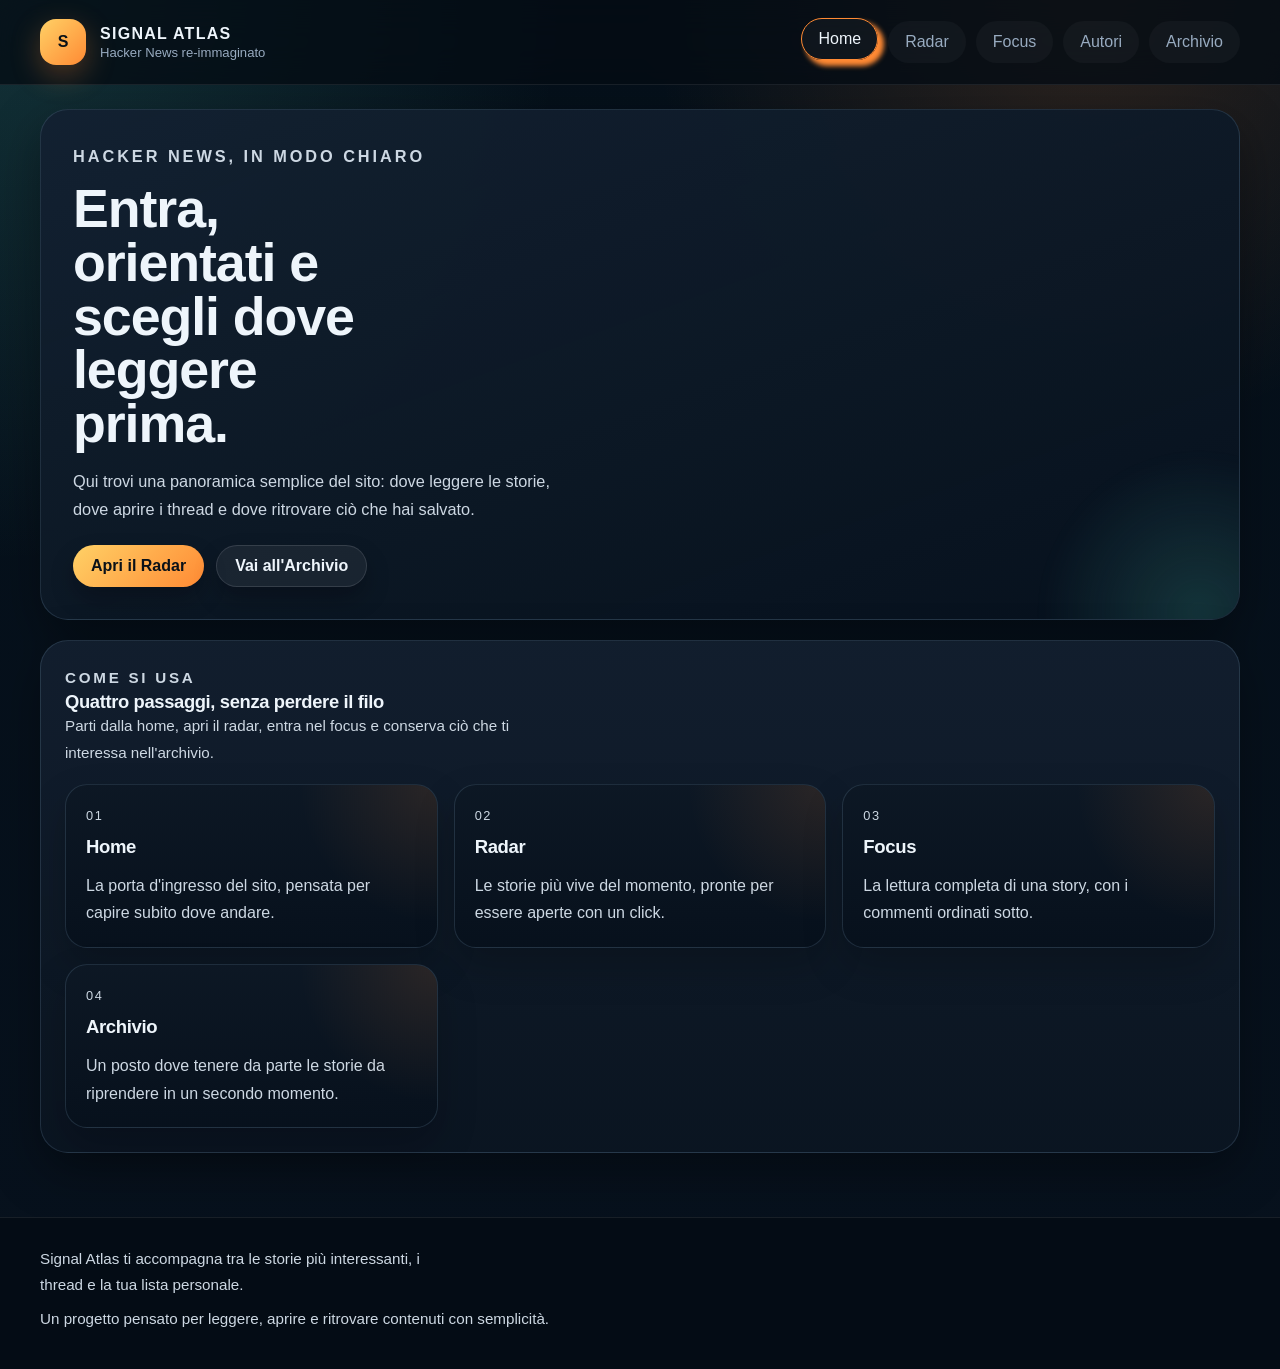
<file: public/index.html>
<!DOCTYPE html>
<html lang="it">
<head>
    <meta charset="UTF-8">
    <meta name="viewport" content="width=device-width, initial-scale=1.0">
    <title>Signal Atlas - Home</title>
    <link rel="icon" href="data:image/svg+xml,<svg xmlns='http://www.w3.org/2000/svg' viewBox='0 0 100 100'><rect x='12' y='12' width='76' height='76' rx='16' fill='%23FFD700'/><text x='50' y='67' text-anchor='middle' font-family='Arial, sans-serif' font-size='48' font-weight='700' fill='%23000000'>S</text></svg>">
    <link rel="stylesheet" href="style.css">
</head>
<body>
    <main class="main-content">
        <section class="hero">
            <div class="hero-copy">
                <p class="eyebrow">Hacker News, in modo chiaro</p>
                <h2>Entra, orientati e scegli dove leggere prima.</h2>
                <p>
                    Qui trovi una panoramica semplice del sito: dove leggere le storie, dove aprire i thread e dove ritrovare ciò che hai salvato.
                </p>
                <div class="quick-links">
                    <a class="btn btn-primary" href="radar.html">Apri il Radar</a>
                    <a class="btn btn-secondary" href="archive.html">Vai all'Archivio</a>
                </div>
            </div>
        </section>

        <section class="page-section">
            <div class="section-heading">
                <div>
                    <p class="section-kicker">Come si usa</p>
                    <h3>Quattro passaggi, senza perdere il filo</h3>
                    <p class="section-subtitle">
                        Parti dalla home, apri il radar, entra nel focus e conserva ciò che ti interessa nell'archivio.
                    </p>
                </div>
            </div>
            <div class="story-grid story-grid--featured">
                <article class="story-card story-card--home">
                    <div class="story-card__top">
                        <div class="story-card__heading">
                            <p class="story-card__eyebrow">01</p>
                            <h3 class="story-card__title">Home</h3>
                        </div>
                    </div>
                    <p class="story-card__excerpt">La porta d'ingresso del sito, pensata per capire subito dove andare.</p>
                </article>
                <article class="story-card story-card--home">
                    <div class="story-card__top">
                        <div class="story-card__heading">
                            <p class="story-card__eyebrow">02</p>
                            <h3 class="story-card__title">Radar</h3>
                        </div>
                    </div>
                    <p class="story-card__excerpt">Le storie più vive del momento, pronte per essere aperte con un click.</p>
                </article>
                <article class="story-card story-card--home">
                    <div class="story-card__top">
                        <div class="story-card__heading">
                            <p class="story-card__eyebrow">03</p>
                            <h3 class="story-card__title">Focus</h3>
                        </div>
                    </div>
                    <p class="story-card__excerpt">La lettura completa di una story, con i commenti ordinati sotto.</p>
                </article>
                <article class="story-card story-card--home">
                    <div class="story-card__top">
                        <div class="story-card__heading">
                            <p class="story-card__eyebrow">04</p>
                            <h3 class="story-card__title">Archivio</h3>
                        </div>
                    </div>
                    <p class="story-card__excerpt">Un posto dove tenere da parte le storie da riprendere in un secondo momento.</p>
                </article>
            </div>
        </section>
    </main>

    <script type="module" src="../scripts/pages/index.js"></script>
</body>
</html>
</file>
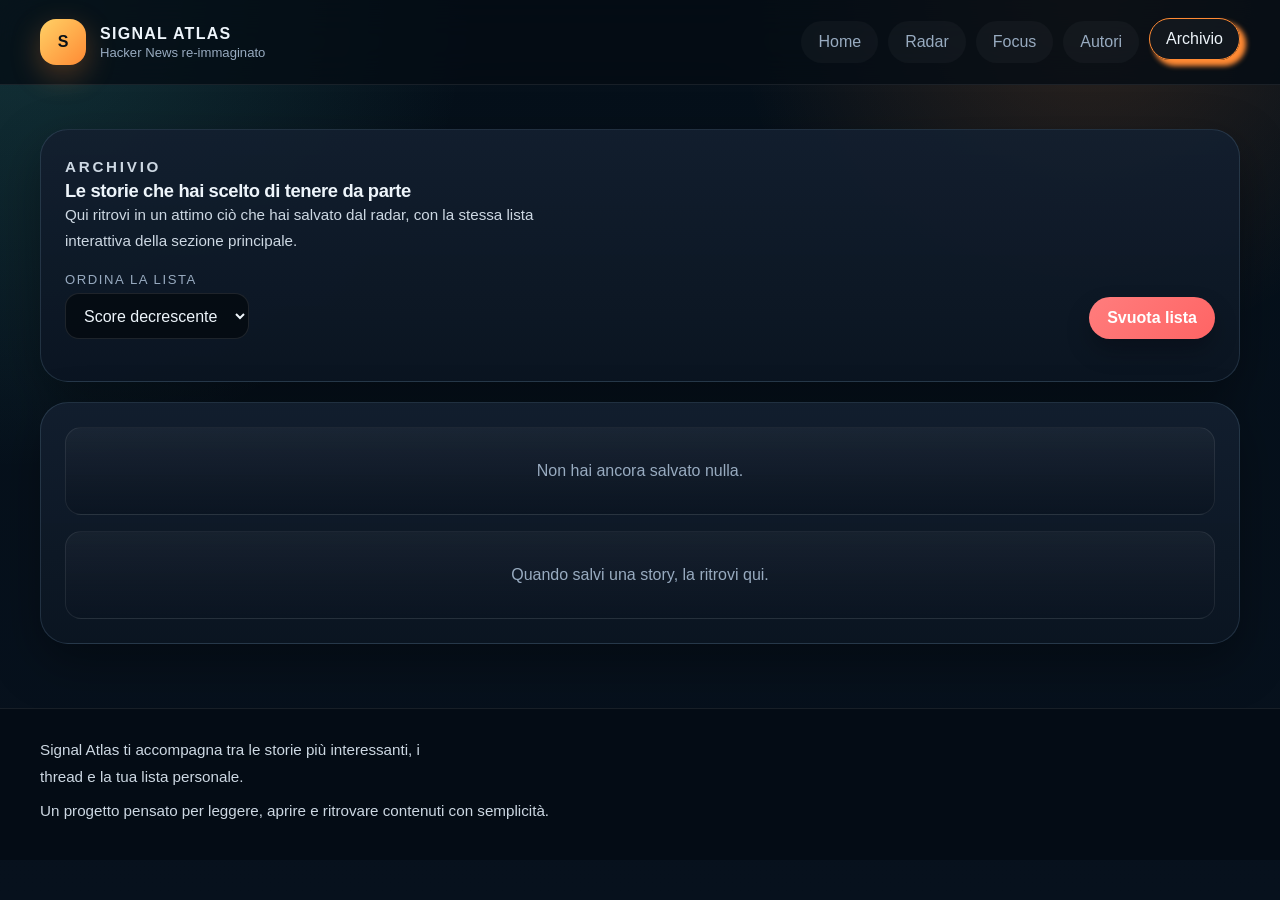
<file: public/archive.html>
<!DOCTYPE html>
<html lang="it">
<head>
    <meta charset="UTF-8">
    <meta name="viewport" content="width=device-width, initial-scale=1.0">
    <title>Signal Atlas - Archivio</title>
    <link rel="icon" href="data:image/svg+xml,<svg xmlns='http://www.w3.org/2000/svg' viewBox='0 0 100 100'><rect x='12' y='12' width='76' height='76' rx='16' fill='%23FFD700'/><text x='50' y='67' text-anchor='middle' font-family='Arial, sans-serif' font-size='48' font-weight='700' fill='%23000000'>S</text></svg>">
    <link rel="stylesheet" href="style.css">
</head>
<body>
    <main class="main-content">
        <section class="page-section">
            <div class="section-heading">
                <div>
                    <p class="section-kicker">Archivio</p>
                    <h3>Le storie che hai scelto di tenere da parte</h3>
                    <p class="section-subtitle">
                        Qui ritrovi in un attimo ciò che hai salvato dal radar, con la stessa lista interattiva della sezione principale.
                    </p>
                </div>
            </div>

            <div class="archive-toolbar">
                <div class="controls-group">
                    <div class="field">
                        <label for="archive-sort-select">Ordina la lista</label>
                        <select id="archive-sort-select">
                            <option value="saved-desc" selected>Score decrescente</option>
                            <option value="saved-asc">Score crescente</option>
                            <option value="time-desc">Più recenti</option>
                            <option value="time-asc">Più vecchie</option>
                        </select>
                    </div>
                </div>
                <button id="clear-archive-button" class="btn btn-danger" type="button">Svuota lista</button>
            </div>
        </section>

        <section class="page-section archive-layout">
            <div id="archive-summary" class="archive-summary"></div>
            <div id="archive-root" class="story-list"></div>
        </section>
    </main>

    <script type="module" src="../scripts/pages/archive.js"></script>
</body>
</html>
</file>
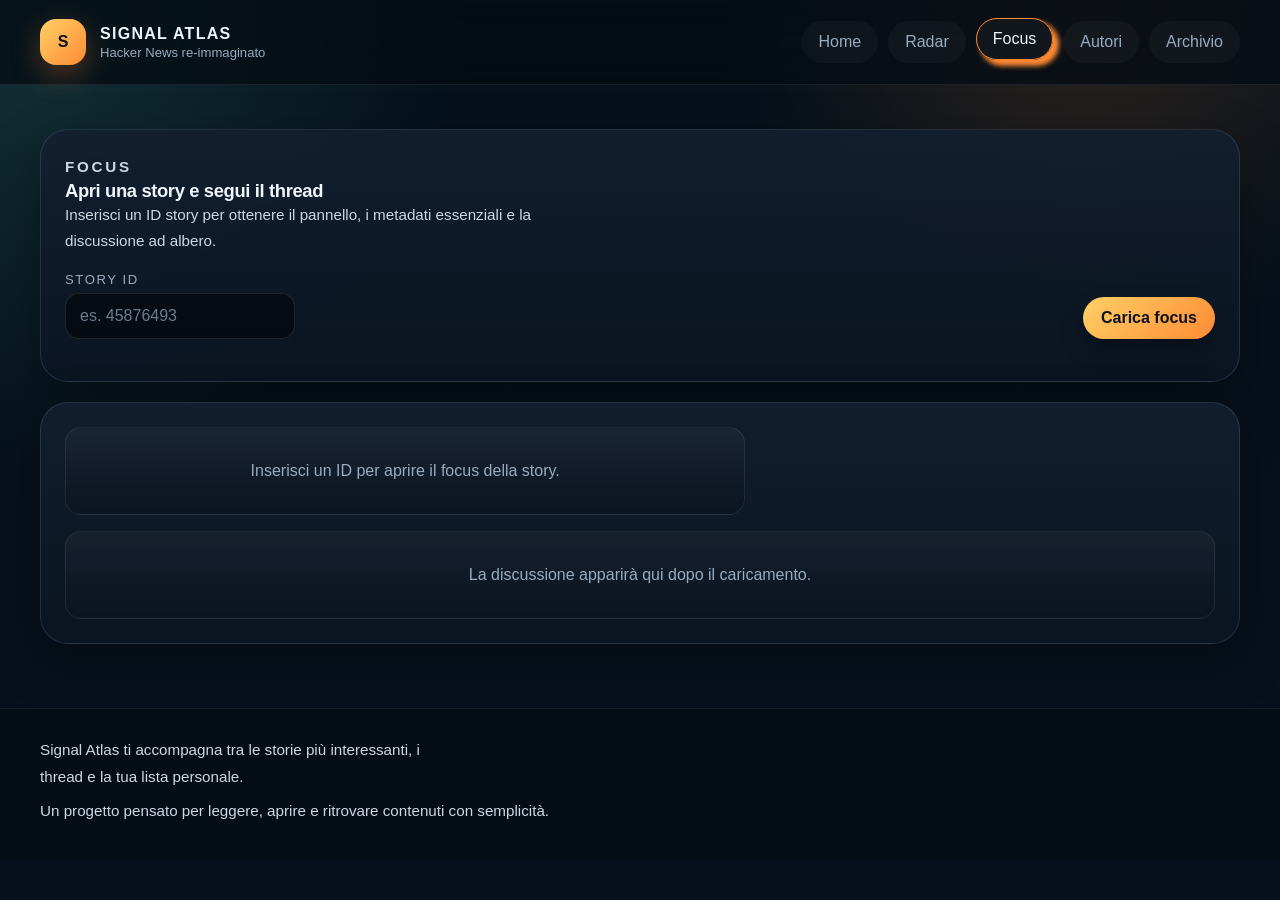
<file: public/focus.html>
<!DOCTYPE html>
<html lang="it">
<head>
    <meta charset="UTF-8">
    <meta name="viewport" content="width=device-width, initial-scale=1.0">
    <title>Signal Atlas - Focus</title>
    <link rel="icon" href="data:image/svg+xml,<svg xmlns='http://www.w3.org/2000/svg' viewBox='0 0 100 100'><rect x='12' y='12' width='76' height='76' rx='16' fill='%23FFD700'/><text x='50' y='67' text-anchor='middle' font-family='Arial, sans-serif' font-size='48' font-weight='700' fill='%23000000'>S</text></svg>">
    <link rel="stylesheet" href="style.css">
</head>
<body>
    <main class="main-content">
        <section class="page-section">
            <div class="section-heading">
                <div>
                    <p class="section-kicker">Focus</p>
                    <h3>Apri una story e segui il thread</h3>
                    <p class="section-subtitle">
                        Inserisci un ID story per ottenere il pannello, i metadati essenziali e la discussione ad albero.
                    </p>
                </div>
            </div>

            <div class="controls-bar">
                <div class="controls-group">
                    <div class="field">
                        <label for="thread-id-input">Story ID</label>
                        <input id="thread-id-input" type="text" inputmode="numeric" placeholder="es. 45876493">
                    </div>
                </div>
                <button id="load-thread-button" class="btn btn-primary" type="button">Carica focus</button>
            </div>
        </section>

        <section class="page-section thread-layout">
            <div id="thread-summary" class="thread-hero"></div>
            <div id="thread-root"></div>
        </section>
    </main>

    <script type="module" src="../scripts/pages/focus.js"></script>
</body>
</html>
</file>
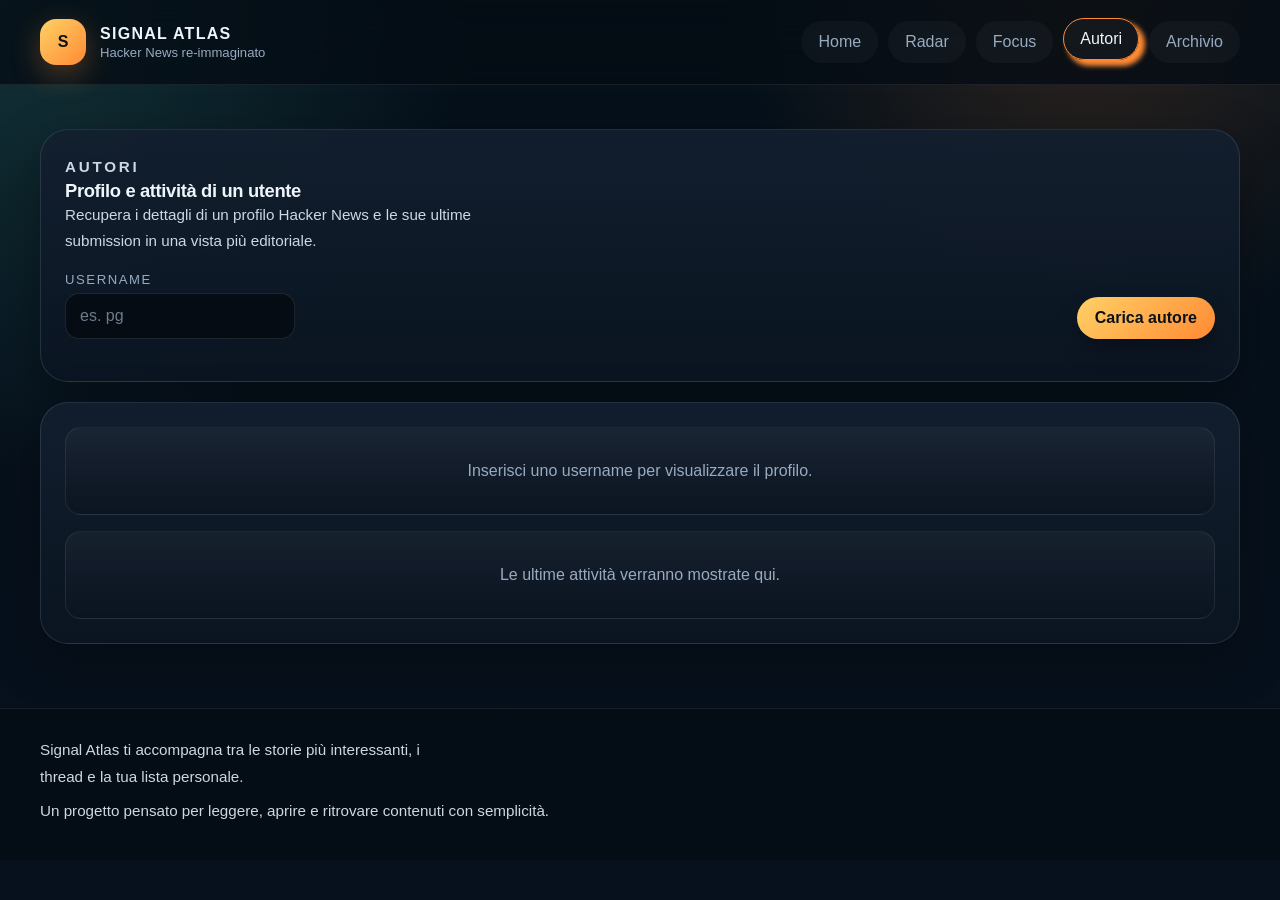
<file: public/profile.html>
<!DOCTYPE html>
<html lang="it">
<head>
    <meta charset="UTF-8">
    <meta name="viewport" content="width=device-width, initial-scale=1.0">
    <title>Signal Atlas - Autori</title>
    <link rel="icon" href="data:image/svg+xml,<svg xmlns='http://www.w3.org/2000/svg' viewBox='0 0 100 100'><rect x='12' y='12' width='76' height='76' rx='16' fill='%23FFD700'/><text x='50' y='67' text-anchor='middle' font-family='Arial, sans-serif' font-size='48' font-weight='700' fill='%23000000'>S</text></svg>">
    <link rel="stylesheet" href="style.css">
</head>
<body>
    <main class="main-content">
        <section class="page-section">
            <div class="section-heading">
                <div>
                    <p class="section-kicker">Autori</p>
                    <h3>Profilo e attività di un utente</h3>
                    <p class="section-subtitle">
                        Recupera i dettagli di un profilo Hacker News e le sue ultime submission in una vista più editoriale.
                    </p>
                </div>
            </div>

            <div class="controls-bar">
                <div class="controls-group">
                    <div class="field">
                        <label for="user-id-input">Username</label>
                        <input id="user-id-input" type="text" placeholder="es. pg">
                    </div>
                </div>
                <button id="load-user-button" class="btn btn-primary" type="button">Carica autore</button>
            </div>
        </section>

        <section class="page-section profile-layout">
            <div id="profile-root"></div>
            <div id="activity-root"></div>
        </section>
    </main>

    <script type="module" src="../scripts/pages/profile.js"></script>
</body>
</html>
</file>
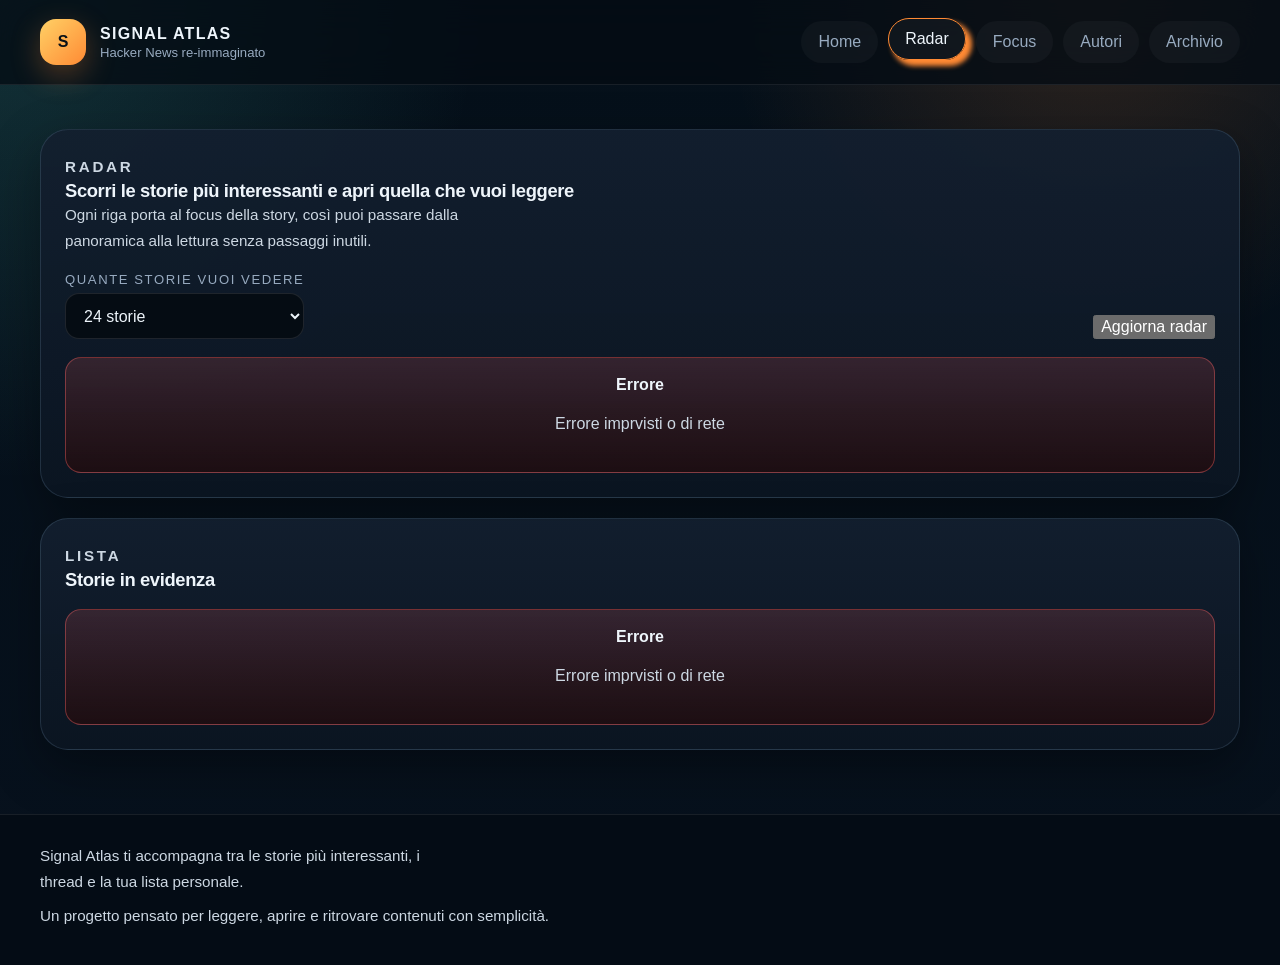
<file: public/radar.html>
<!DOCTYPE html>
<html lang="it">
<head>
    <meta charset="UTF-8">
    <meta name="viewport" content="width=device-width, initial-scale=1.0">
    <title>Signal Atlas - Radar</title>
    <link rel="icon" href="data:image/svg+xml,<svg xmlns='http://www.w3.org/2000/svg' viewBox='0 0 100 100'><rect x='12' y='12' width='76' height='76' rx='16' fill='%23FFD700'/><text x='50' y='67' text-anchor='middle' font-family='Arial, sans-serif' font-size='48' font-weight='700' fill='%23000000'>S</text></svg>">
    <link rel="stylesheet" href="style.css">
</head>
<body>
    <main class="main-content">
        <section class="page-section">
            <div class="section-heading">
                <div>
                    <p class="section-kicker">Radar</p>
                    <h3>Scorri le storie più interessanti e apri quella che vuoi leggere</h3>
                    <p class="section-subtitle">
                        Ogni riga porta al focus della story, così puoi passare dalla panoramica alla lettura senza passaggi inutili.
                    </p>
                </div>
            </div>

            <!-- TODO 2: Mancano le classi per alcuni elementi di questo gruppo di controlli. Cercale negli altri HTMLs e trova le classi corrette da applicare -->
            <div class="controls-bar">
                 <div class="controls-group">
                    <div class="field">
                        <label for="top-limit-select">Quante storie vuoi vedere</label>
                        <select id="top-limit-select">
                            <option value="12">12 storie</option>
                            <option value="18">18 storie</option>
                            <option value="24" selected>24 storie</option>
                            <option value="36">36 storie</option>
                        </select>
                    </div>
                </div>
                <button id="top-refresh-button" class="" type="button">Aggiorna radar</button>
            </div>

            <div id="top-summary" class="archive-summary"></div>
        </section>

        <section class="page-section" id="top-feed-section">
            <div class="section-heading">
                <div>
                    <p class="section-kicker">Lista</p>
                    <h3>Storie in evidenza</h3>
                </div>
            </div>
            <div id="top-feed-root" class="story-list"></div>
        </section>
    </main>

    <script type="module" src="../scripts/pages/radar.js"></script>
</body>
</html>
</file>
<file: public/style.css>
:root {
    color-scheme: dark;
    --bg: #07111d;
    --panel: rgba(12, 23, 36, 0.86);
    --panel-strong: rgba(16, 30, 47, 0.96);
    --line: rgba(152, 190, 221, 0.16);
    --text: #eef5fb;
    --muted: #98abc0;
    --accent: #ff8a34;
    --accent-2: #52d1c2;
    --accent-3: #ffd166;
    --danger: #ff6464;
    --shadow: 0 18px 50px rgba(0, 0, 0, 0.35);
    --radius-xl: 28px;
    --radius-lg: 22px;
    --radius-md: 16px;
    --max-width: 1200px;
    --font-body: "Trebuchet MS", "Segoe UI", "Aptos", sans-serif;
    --font-heading: "Trebuchet MS", "Segoe UI", "Aptos", sans-serif;
}

* {
    box-sizing: border-box;
}

html {
    scroll-behavior: smooth;
}

body {
    margin: 0;
    min-height: 100vh;
    color: var(--text);
    font-family: var(--font-body);
    background:
        radial-gradient(circle at top left, rgba(82, 209, 194, 0.18), transparent 30%),
        radial-gradient(circle at 85% 0%, rgba(255, 138, 52, 0.16), transparent 25%),
        linear-gradient(180deg, #05101a 0%, var(--bg) 100%);
}

body::before {
    content: "";
    position: fixed;
    inset: 0;
    pointer-events: none;
    background-image: linear-gradient(rgba(255, 255, 255, 0.03) 1px, transparent 1px), linear-gradient(90deg, rgba(255, 255, 255, 0.03) 1px, transparent 1px);
    background-size: 48px 48px;
    mask-image: linear-gradient(180deg, rgba(0, 0, 0, 0.65), transparent 96%);
    opacity: 0.25;
}

a {
    color: inherit;
    text-decoration: none;
}

img {
    max-width: 100%;
    display: block;
}

button,
select,
input {
    font: inherit;
}

button {
    cursor: pointer;
}

.hidden {
    display: none !important;
}

.main-content {
    width: min(calc(100% - 32px), var(--max-width));
    margin: 0 auto;
    padding: 24px 0 64px;
    position: relative;
    z-index: 1;
}

.header,
.footer {
    position: relative;
    z-index: 20;
}

.header {
    position: sticky;
    top: 0;
    backdrop-filter: blur(18px);
    background: rgba(5, 12, 20, 0.78);
    border-bottom: 1px solid rgba(255, 255, 255, 0.08);
}

.footer {
    border-top: 1px solid rgba(255, 255, 255, 0.08);
    background: rgba(5, 12, 20, 0.78);
    backdrop-filter: blur(16px);
}

.header-shell,
.footer-shell {
    width: min(calc(100% - 32px), var(--max-width));
    margin: 0 auto;
}

.header-shell {
    min-height: 84px;
    display: flex;
    align-items: center;
    justify-content: space-between;
    gap: 24px;
    padding: 14px 0;
}

.brand {
    display: inline-flex;
    align-items: center;
    gap: 14px;
}

.brand-mark {
    width: 46px;
    height: 46px;
    border-radius: 16px;
    display: grid;
    place-items: center;
    color: #0a1118;
    font-weight: 900;
    background: linear-gradient(135deg, var(--accent-3), var(--accent));
    box-shadow: 0 10px 30px rgba(255, 138, 52, 0.3);
}

.brand-copy {
    display: grid;
    gap: 2px;
}

.brand-copy strong {
    font-family: var(--font-heading);
    font-size: 1rem;
    letter-spacing: 0.08em;
    text-transform: uppercase;
}

.brand-copy small {
    color: var(--muted);
    font-size: 0.82rem;
}

.header-nav ul {
    display: flex;
    align-items: center;
    gap: 10px;
    list-style: none;
    margin: 0;
    padding: 0;
    flex-wrap: wrap;
    justify-content: flex-end;
}

.nav-link {
    display: inline-flex;
    align-items: center;
    justify-content: center;
    min-height: 42px;
    padding: 0 16px;
    border-radius: 999px;
    color: var(--muted);
    border: 1px solid transparent;
    background: rgba(255, 255, 255, 0.03);
    transition: transform 160ms ease, background 160ms ease, color 160ms ease, border-color 160ms ease;
}

/* TODO 2: Mettere a posto la navbar attiva e hover
    Per quanto riguarda entrambe:
    - devono avere un leggero spostamento verso l'alto
    - devono avere colore del testo chiaro (--text)
    - devono avere un colore del bordo evidente (--accent-2)
    Per quanto riguarda l'attiva:
    - deve avare una leggera obmra sfocata e verso il basso con colore arancione.
    - deve avere un colore del bordo arancione
*/
.nav-link:hover,
.nav-link.active {
    transform: translateY(-3px);
    color: var(--text);
    border-color: var(--accent-2);
}

.nav-link.active {
    box-shadow: 5px 5px 5px 1px var(--accent);
    border-color: var(--accent);
}

.hero {
    display: grid;
    gap: 22px;
    padding: 32px;
    border-radius: var(--radius-xl);
    border: 1px solid var(--line);
    background: linear-gradient(160deg, rgba(19, 33, 49, 0.96), rgba(7, 17, 29, 0.92));
    box-shadow: var(--shadow);
    position: relative;
    overflow: hidden;
}

.hero::after {
    content: "";
    position: absolute;
    inset: auto -10% -30% auto;
    width: 320px;
    height: 320px;
    border-radius: 50%;
    background: radial-gradient(circle, rgba(82, 209, 194, 0.18), transparent 70%);
    filter: blur(8px);
    pointer-events: none;
}

.hero-copy,
.section-heading,
.page-section,
.profile-hero,
.archive-summary,
.thread-hero {
    position: relative;
    z-index: 1;
}

.eyebrow,
.section-kicker {
    margin: 0 0 12px;
    color: var(--accent-3);
    text-transform: uppercase;
    letter-spacing: 0.18em;
    font-size: 0.74rem;
    font-weight: 700;
}

.hero h2,
.page-section h3,
.profile-title,
.thread-panel h4,
.story-card__title {
    font-family: var(--font-heading);
    letter-spacing: -0.02em;
}

.hero h2 {
    margin: 0;
    font-size: clamp(2.5rem, 4.2vw, 4.8rem);
    line-height: 1;
    max-width: 11ch;
}

.hero p,
.page-section p,
.thread-panel p,
.profile-about,
.story-card__excerpt,
.comment-card__body,
.footer-shell p,
.section-subtitle {
    color: #cdd8e3;
    line-height: 1.72;
}

.hero-copy p {
    max-width: 56ch;
    font-size: 1.02rem;
}

.quick-links {
    display: flex;
    flex-wrap: wrap;
    gap: 12px;
    margin-top: 22px;
}

.page-section {
    margin-top: 20px;
    padding: 24px;
    border-radius: var(--radius-xl);
    border: 1px solid var(--line);
    background: linear-gradient(180deg, rgba(19, 31, 47, 0.92), rgba(11, 21, 34, 0.94));
    box-shadow: var(--shadow);
}

.section-heading {
    display: flex;
    align-items: flex-end;
    justify-content: space-between;
    gap: 16px;
    margin-bottom: 18px;
}

.section-heading h3 {
    margin: 0;
    font-size: 1.15rem;
}

.section-heading p,
.section-subtitle {
    margin: 0;
    max-width: 56ch;
    font-size: 0.95rem;
}

.controls-bar,
.archive-toolbar {
    display: flex;
    flex-wrap: wrap;
    align-items: end;
    justify-content: space-between;
    gap: 12px;
    margin-bottom: 18px;
}

.controls-group {
    display: flex;
    flex-wrap: wrap;
    gap: 12px;
}

.field {
    display: grid;
    gap: 6px;
    min-width: 170px;
}

.field label {
    color: var(--muted);
    font-size: 0.82rem;
    text-transform: uppercase;
    letter-spacing: 0.12em;
}

input[type="text"],
select {
    min-height: 46px;
    padding: 0 14px;
    border-radius: 14px;
    border: 1px solid rgba(255, 255, 255, 0.1);
    background: rgba(4, 10, 16, 0.82);
    color: var(--text);
    outline: none;
}

input[type="text"]::placeholder {
    color: rgba(152, 171, 192, 0.7);
}

input[type="text"]:focus,
select:focus,
button:focus-visible,
a:focus-visible {
    outline: 2px solid rgba(82, 209, 194, 0.65);
    outline-offset: 2px;
}

.btn {
    border: 0;
    border-radius: 999px;
    min-height: 42px;
    padding: 0 18px;
    display: inline-flex;
    align-items: center;
    justify-content: center;
    gap: 8px;
    font-weight: 700;
    transition: transform 160ms ease, box-shadow 160ms ease, background 160ms ease, color 160ms ease, border-color 160ms ease;
    box-shadow: 0 12px 24px rgba(0, 0, 0, 0.24);
}

.btn:hover {
    transform: translateY(-1px);
}

.btn-primary {
    color: #0a1118;
    background: linear-gradient(135deg, var(--accent-3), var(--accent));
}

.btn-secondary {
    color: var(--text);
    background: rgba(255, 255, 255, 0.06);
    border: 1px solid rgba(255, 255, 255, 0.12);
}

.btn-danger {
    color: #fff;
    background: linear-gradient(135deg, #ff7d7d, var(--danger));
}

.btn-save.is-saved {
    color: #0a1118;
    background: linear-gradient(135deg, var(--accent-2), #9ef0e6);
}

.story-grid,
.story-list {
    display: grid;
    gap: 16px;
}

.story-grid {
    grid-template-columns: repeat(2, minmax(0, 1fr));
}

.story-grid--featured {
    grid-template-columns: repeat(auto-fit, minmax(280px, 1fr));
}

.story-card {
    border-radius: var(--radius-lg);
    padding: 20px;
    display: grid;
    gap: 14px;
    border: 1px solid var(--line);
    background: linear-gradient(180deg, rgba(13, 24, 37, 0.98), rgba(7, 17, 29, 0.98));
    box-shadow: 0 18px 40px rgba(0, 0, 0, 0.2);
    transition: transform 180ms ease, border-color 180ms ease;
    position: relative;
    overflow: hidden;
}

.story-card::before {
    content: "";
    position: absolute;
    inset: 0;
    background: radial-gradient(circle at top right, rgba(255, 138, 52, 0.12), transparent 34%);
    pointer-events: none;
}

.story-card--interactive-list {
    cursor: pointer;
}

.story-card--interactive-list:hover,
.story-card--interactive-list:focus-visible {
    transform: translateY(-2px);
    border-color: rgba(82, 209, 194, 0.34);
}

.story-card--focus {
    background: linear-gradient(180deg, rgba(20, 29, 42, 0.98), rgba(10, 17, 26, 0.98));
    border-color: rgba(82, 209, 194, 0.22);
}

.story-card--home {
    min-height: 100%;
}

.story-card__top {
    display: flex;
    align-items: flex-start;
    justify-content: space-between;
    gap: 16px;
}

.story-card__heading {
    display: grid;
    gap: 8px;
}

.story-card__eyebrow {
    margin: 0;
    color: var(--accent-2);
    font-size: 0.8rem;
    text-transform: uppercase;
    letter-spacing: 0.12em;
}

.story-card__title {
    margin: 0;
    font-size: 1.16rem;
    line-height: 1.25;
}

.story-card__title a:hover,
.story-source-link:hover,
.comment-author-link:hover,
.footer-shell a:hover {
    color: var(--accent-3);
}

.story-card__meta {
    display: flex;
    flex-wrap: wrap;
    gap: 8px;
}

.chip {
    display: inline-flex;
    align-items: center;
    gap: 6px;
    min-height: 32px;
    padding: 0 12px;
    border-radius: 999px;
    background: rgba(255, 255, 255, 0.06);
    color: var(--text);
    border: 1px solid rgba(255, 255, 255, 0.08);
    font-size: 0.85rem;
}

.chip--score {
    background: rgba(255, 138, 52, 0.16);
    color: #ffd1b0;
}

.chip--comments,
.chip--time {
    background: rgba(82, 209, 194, 0.12);
    color: #d0fbf5;
}

.chip--author {
    color: inherit;
}

.story-card__excerpt {
    margin: 0;
    color: var(--muted);
}

.story-card__footer {
    display: flex;
    align-items: center;
    justify-content: space-between;
    gap: 12px;
    color: var(--muted);
    font-size: 0.9rem;
    flex-wrap: wrap;
}

.story-source-link {
    color: var(--accent-2);
}

.story-source-link--disabled {
    color: var(--muted);
}

.story-actions {
    display: flex;
    align-items: center;
    gap: 10px;
    flex-wrap: wrap;
    justify-content: flex-end;
}

.state-panel,
.thread-panel,
.profile-stat,
.stat-card {
    border: 1px solid rgba(255, 255, 255, 0.08);
    background: rgba(255, 255, 255, 0.04);
    border-radius: var(--radius-md);
}

.state-panel {
    padding: 18px 20px;
    color: var(--muted);
    min-height: 88px;
    display: grid;
    place-items: center;
    text-align: center;
}

.state-panel strong {
    color: var(--text);
}

.loading {
    color: var(--accent-2);
}

.loading::before {
    content: "";
    width: 11px;
    height: 11px;
    border-radius: 50%;
    background: var(--accent-2);
    box-shadow: 0 0 0 0 rgba(82, 209, 194, 0.6);
    animation: pulse 1.5s ease-in-out infinite;
    margin-bottom: 10px;
}

.error {
    border-color: rgba(255, 100, 100, 0.4);
    color: #ffd0d0;
    background: linear-gradient(180deg, rgba(255, 100, 100, 0.16), rgba(30, 14, 18, 0.95));
}

.empty {
    background: linear-gradient(180deg, rgba(255, 255, 255, 0.04), rgba(11, 21, 34, 0.95));
}

.records-panel {
    border-radius: var(--radius-lg);
    padding: 18px;
    display: grid;
    gap: 16px;
    border: 1px solid var(--line);
    background: linear-gradient(180deg, rgba(19, 31, 47, 0.92), rgba(11, 21, 34, 0.94));
    box-shadow: var(--shadow);
}

.records-header {
    display: flex;
    justify-content: flex-end;
}

.records-table-wrapper {
    overflow-x: auto;
}

.records-table {
    width: 100%;
    border-collapse: collapse;
    min-width: 620px;
}

/* TODO 2: Sistemare la tabella dei record.
    - Entrambi i tipi di riga (header e normale) devono avere un padding generoso e un bordo inferiore sottile.
    - Le intestazioni devono avere uno sfondo leggermente più scuro del pannello (un quasi nero) e un colore del testo che risalti (magari accent-2).
*/

.records-table th,
.records-table td {
    padding: 15px;
    text-align: left;
    vertical-align: top;
    border-bottom: 1px solid var(--line);
}

.records-table th {
    background-color: var(--bg);
    color: var(--accent-2);
    font-size: 0.82rem;
    letter-spacing: 0.08em;
    text-transform: uppercase;
    top: 0;
}



.records-row:hover td {
    background: rgba(255, 255, 255, 0.02);
}

.thread-layout,
.profile-layout,
.archive-layout {
    display: grid;
    gap: 16px;
}

.thread-hero,
.profile-hero,
.archive-summary {
    display: grid;
    gap: 16px;
}

.thread-hero {
    grid-template-columns: minmax(0, 1.2fr) minmax(260px, 0.8fr);
    align-items: start;
}

.thread-panel {
    padding: 18px;
}

.thread-panel h4 {
    margin: 0 0 10px;
    font-size: 1.1rem;
}

.thread-panel p {
    margin: 0;
    color: var(--muted);
}

.thread-container {
    display: grid;
    gap: 12px;
}

.comment-card {
    border-radius: var(--radius-md);
    padding: 16px 16px 14px;
    display: grid;
    gap: 12px;
    margin-top: 12px;
    border: 1px solid var(--line);
    background: rgba(255, 255, 255, 0.04);
}

.comment-card__meta {
    display: flex;
    flex-wrap: wrap;
    align-items: center;
    gap: 10px;
    color: var(--muted);
    font-size: 0.9rem;
}

.comment-card__author a,
.comment-author-link {
    color: var(--accent-2);
}

.comment-card__badge {
    margin-left: auto;
    padding: 4px 10px;
    border-radius: 999px;
    background: rgba(255, 255, 255, 0.06);
    border: 1px solid rgba(255, 255, 255, 0.08);
    font-size: 0.78rem;
}

.comment-card__body {
    color: var(--text);
    line-height: 1.7;
}

.comment-card__body p {
    margin: 0;
}

.comment-card__actions {
    display: flex;
    gap: 10px;
    flex-wrap: wrap;
}

.comment-children {
    padding-left: 16px;
    border-left: 1px solid rgba(255, 255, 255, 0.08);
}

.comment-card--depth-1 {
    margin-left: 18px;
}

.comment-card--depth-2 {
    margin-left: 34px;
}

.comment-card--depth-3 {
    margin-left: 50px;
}

.comment-card--depth-4,
.comment-card--depth-5 {
    margin-left: 66px;
}

.profile-hero {
    grid-template-columns: 110px minmax(0, 1fr);
    align-items: start;
    border-radius: var(--radius-lg);
    padding: 24px;
    border: 1px solid var(--line);
    background: linear-gradient(180deg, rgba(19, 31, 47, 0.92), rgba(11, 21, 34, 0.94));
    box-shadow: var(--shadow);
}

.profile-avatar {
    width: 100px;
    height: 100px;
    display: grid;
    place-items: center;
    border-radius: 30px;
    font-family: var(--font-heading);
    font-size: 2rem;
    font-weight: 700;
    background: linear-gradient(160deg, var(--accent), var(--accent-3));
    color: #09111b;
    box-shadow: var(--shadow);
}

.profile-summary {
    display: grid;
    gap: 12px;
}

.profile-title {
    margin: 0;
    font-size: clamp(1.7rem, 3vw, 2.6rem);
}

.profile-about {
    margin: 0;
}

.profile-meta-grid {
    display: grid;
    grid-template-columns: repeat(auto-fit, minmax(160px, 1fr));
    gap: 12px;
}

.profile-stat,
.stat-card {
    padding: 14px;
    display: grid;
    gap: 8px;
}

.profile-stat label,
.stat-label {
    color: var(--muted);
    font-size: 0.82rem;
    text-transform: uppercase;
    letter-spacing: 0.12em;
}

.profile-stat strong,
.stat-value {
    font-size: 1.3rem;
    font-weight: 700;
}

.profile-stat p,
.stat-note {
    color: var(--muted);
    margin: 0;
}

.archive-summary {
    grid-template-columns: repeat(auto-fit, minmax(180px, 1fr));
}

.footer-shell {
    padding: 28px 0 36px;
    color: var(--muted);
    display: grid;
    gap: 8px;
    font-size: 0.95rem;
}

.footer-shell p:first-child {
    max-width: 48ch;
}

.footer-shell p {
    margin: 0;
}

.footer-shell a {
    color: var(--text);
}

@keyframes pulse {
    0% {
        transform: scale(0.95);
        opacity: 0.45;
    }

    50% {
        transform: scale(1.15);
        opacity: 1;
    }

    100% {
        transform: scale(0.95);
        opacity: 0.45;
    }
}

@media (max-width: 1024px) {
    .hero,
    .thread-hero,
    .profile-hero,
    .story-grid {
        grid-template-columns: 1fr;
    }

    .header-shell,
    .section-heading,
    .controls-bar,
    .archive-toolbar,
    .footer-shell {
        flex-direction: column;
        align-items: stretch;
    }

    .header-nav ul {
        justify-content: flex-start;
    }
}

@media (max-width: 720px) {
    .main-content {
        width: min(calc(100% - 20px), var(--max-width));
        padding-top: 16px;
    }

    .hero,
    .page-section,
    .profile-hero,
    .thread-panel,
    .records-panel {
        padding: 18px;
    }

    .hero h2 {
        max-width: none;
    }

    .header-shell {
        flex-direction: column;
        align-items: flex-start;
    }

    .header-nav ul {
        justify-content: flex-start;
    }

    .field {
        min-width: 0;
        width: 100%;
    }

    .btn,
    .nav-link {
        width: 100%;
    }

    .profile-meta-grid {
        grid-template-columns: 1fr;
    }
}
</file>
